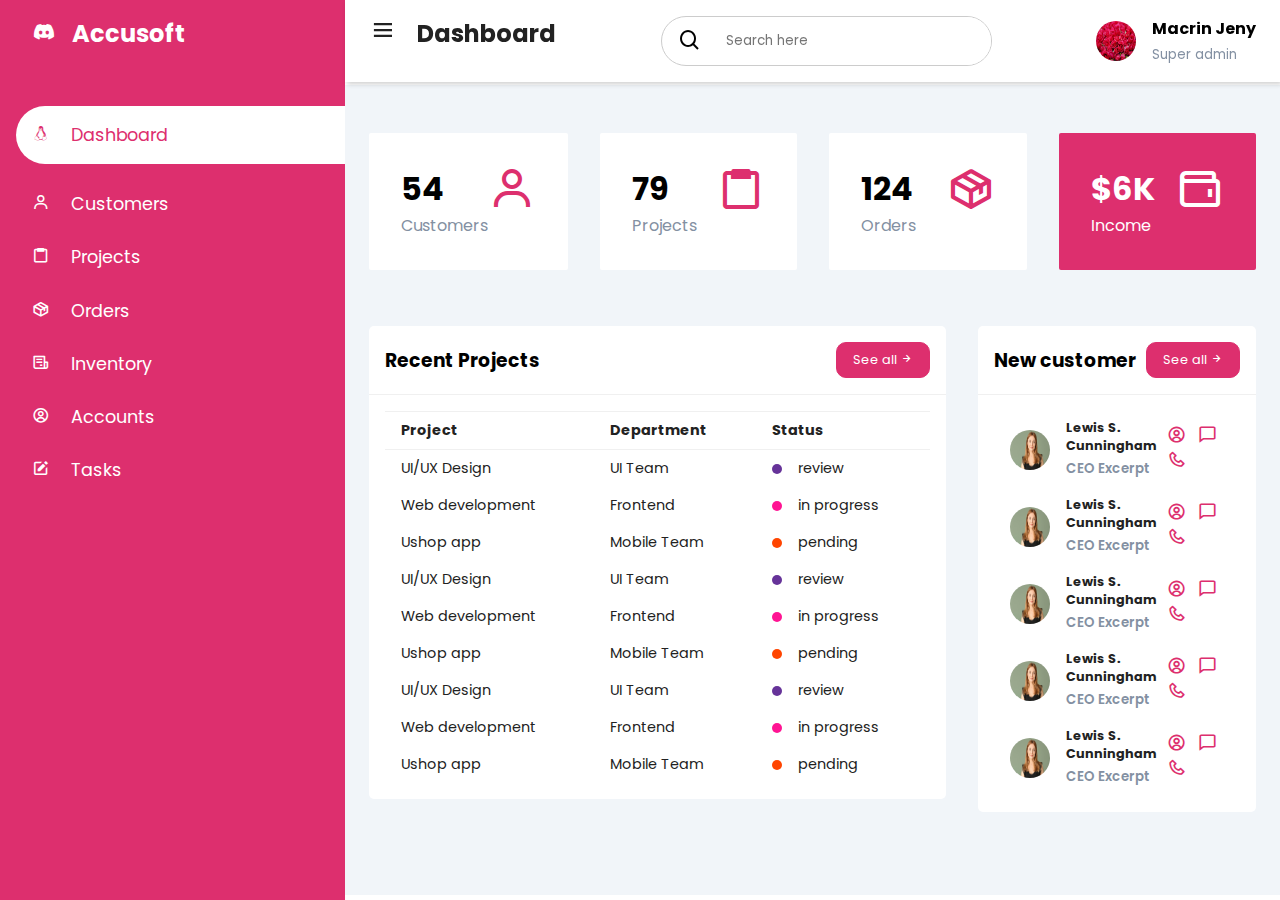
<file: index.html>
<!DOCTYPE html>
<html lang="en">
<head>
    <meta charset="UTF-8">
    <meta name="viewport" content="width=device-width, initial-scale=1, maximum-scale=1">
    <title>Document</title>
    <link href='https://unpkg.com/boxicons@2.1.4/css/boxicons.min.css' rel='stylesheet'>
    <link rel="stylesheet" href="style.css">
</head>
<body>

    <input type="checkbox" id="nav-toggle">

    <div class="sidebar">
        <div class="sidebar-brand">
            <h2><span class="bx bxl-discord-alt"></span><span>Accusoft</span></h2>
        </div>

        <div class="sidebar-menu">

            <ul>
                <li>
                    <a href="dashboard.html" class="active"><span class="bx bxl-tux"></span>
                    <span>Dashboard</span></a>
                </li>
                <li>
                    <a href=""><span class="bx bx-user"></span>
                    <span>Customers</span></a>
                </li>
                <li>
                    <a href=""><span class="bx bx-clipboard"></span>
                    <span>Projects</span></a>
                </li>
                <li>
                    <a href=""><span class="bx bx-package"></span>
                    <span>Orders</span></a>
                </li>
                <li>
                    <a href=""><span class="bx bx-receipt"></span>
                    <span>Inventory</span></a>
                </li>
                <li>
                    <a href=""><span class="bx bx-user-circle"></span>
                    <span>Accounts</span></a>
                </li>
                <li>
                    <a href=""><span class="bx bxs-edit"></span>
                    <span>Tasks</span></a> 
                </li>

            </ul>
        </div>
    </div>

    <div class="main-content">
        <header>
            <h2>
                <label for="nav-toggle">
                    <span class="bx bx-menu"></span>
                </label>
                Dashboard
            </h2>

            <div class="search-wrapper">
                <span class="bx bx-search"></span>
                <input type="search" placeholder="Search here">
            </div>

            <div class="user-wrapper">
               <img src="./flower.jpg" width="40px" height="40px">
               <div>
                <h4>Macrin Jeny</h4>
                <small>Super admin</small>
               </div>
            </div>

        </header>
        <main>
            <div class="cards">
                <div class="card-single">
                    <div>
                        <h1>54</h1>
                        <span>Customers</span>
                    </div>
                    <div>
                        <span class="bx bx-user"></span>
                    </div>
                </div>
                <div class="card-single">
                    <div>
                        <h1>79</h1>
                        <span>Projects</span>
                    </div>
                    <div>
                        <span class="bx bx-clipboard"></span>
                    </div>
                </div>
                <div class="card-single">

                    <div>
                        <h1>124</h1>
                        <span>Orders</span>
                    </div>
                    <div>
                        <span class="bx bx-package"></span>
                    </div>
                </div>
                <div class="card-single">
                    <div>
                        <h1>$6K</h1>
                        <span>Income</span>  
                    </div>
                    <div>
                        <span class="bx bx-wallet"></span>
                    </div>
                </div>
        
            </div>


             <div class="recent-grid"> 
                <div class="projects">
                    <div class="card">
                        <div class="card-header">
                            <h3>Recent Projects</h3>
                            <button>See all <span class="bx bx-right-arrow-alt">
                            </span></button>

                        </div>
                        <div class="card-body">
                            <div class="table-responsive">
                                <table width="100%"> 
                                <thead>
                                    <tr>
                                        <td>Project</td>
                                        <td>Department</td>
                                        <td>Status</td>
                                    </tr>
                                </thead>
                                <tbody>
                                    <tr>
                                        <td>UI/UX Design</td>
                                        <td>UI Team</td>
                                        <td>
                                            <span class=" status purple"></span>
                                            review
                                        </td>
                                    </tr>
                                    <tr>
                                        <td>Web development</td>
                                        <td>Frontend</td>
                                        <td>
                                            <span class=" status pink"></span>
                                            in progress
                                        </td>
                                    </tr>
                                    <tr>
                                        <td>Ushop app</td>
                                        <td>Mobile Team</td>
                                        <td>
                                            <span class="status orange"></span>
                                            pending
                                        </td>
                                    </tr>
                                    <tr>
                                        <td>UI/UX Design</td>
                                        <td>UI Team</td>
                                        <td> 
                                            <span class="status purple"></span>
                                            review
                                        </td>
                                    </tr>
                                    <tr>
                                        <td>Web development</td>
                                        <td>Frontend</td>
                                        <td>
                                            <span class="status pink"></span>
                                            in progress
                                        </td>
                                    </tr>
                                    <tr>
                                        <td>Ushop app</td>
                                        <td>Mobile Team</td>
                                        <td>
                                            <span class="status orange"></span>
                                            pending
                                        </td>
                                    </tr>
                                    <tr>
                                        <td>UI/UX Design</td>
                                        <td>UI Team</td>
                                        <td>
                                            <span class="status purple"></span>
                                            review
                                        </td>
                                    </tr>
                                    <tr>
                                        <td>Web development</td>
                                        <td>Frontend</td>
                                        <td>
                                            <span class="status pink"></span>
                                            in progress
                                        </td>
                                    </tr>
                                    <tr>
                                        <td>Ushop app</td>
                                        <td>Mobile Team</td>
                                        <td>
                                            <span class="status orange"></span>
                                            pending
                                        </td>
                                    </tr>
                                        
                                        
                                </tbody>

                            </table>
                            </div>
                           
                               
                        
                        </div>



                    </div>

                </div>

                <div class="customers">
                    <div class="card">
                        <div class="card-header">
                        <h3>New customer</h3>
                        <button>See all <span class="bx bx-right-arrow-alt">
                        </span></button>

                        </div>
                        <div class="card-body">
                            <div class="customer">
                             <div class="info">
                                <img src="./img2.jpg" width="40px" 
                                height="40px" alt="">
                                <div>
                                    <h4>Lewis S. Cunningham</h4>
                                    <small>CEO Excerpt</small>
                                </div>
                                </div>
                                <div class="contact">
                                    <span class="bx bx-user-circle"></span>
                                    <span class="bx bx-comment"></span>
                                    <span class="bx bx-phone"></span>
                                </div>
                             </div>
                        

                                <div class="customer">
                                <div class="info">
                                    <img src="./img2.jpg" width="40px" 
                                    height="40px" alt="">
                                    <div>
                                        <h4>Lewis S. Cunningham</h4>
                                        <small>CEO Excerpt</small>
                                    </div>
                                    </div>
                                    <div class="contact">
                                        <span class="bx bx-user-circle"></span>
                                        <span class="bx bx-comment"></span>
                                        <span class="bx bx-phone"></span>
                                    </div>
                                </div>
                        

                                <div class="customer">
                                <div class="info">
                                    <img src="./img2.jpg" width="40px" 
                                    height="40px" alt="">
                                    <div>
                                        <h4>Lewis S. Cunningham</h4>
                                        <small>CEO Excerpt</small>
                                    </div>
                                    </div>
                                    <div class="contact">
                                        <span class="bx bx-user-circle"></span>
                                        <span class="bx bx-comment"></span>
                                        <span class="bx bx-phone"></span>
                                    </div>
                                </div>
                            

                                <div class="customer">
                                <div class="info">
                                    <img src="./img2.jpg" width="40px" 
                                    height="40px" alt="">
                                    <div>
                                        
                                        <h4>Lewis S. Cunningham</h4>
                                        <small>CEO Excerpt</small>
                                    </div>
                                    </div>
                                    <div class="contact">
                                        <span class="bx bx-user-circle"></span>
                                        <span class="bx bx-comment"></span>
                                        <span class="bx bx-phone"></span>
                                    </div>
                                </div>
                            

                                <div class="customer">
                                <div class="info">
                                    <img src="./img2.jpg" width="40px" 
                                    height="40px" alt="">
                                    <div>
                                        <h4>Lewis S. Cunningham</h4>
                                        <small>CEO Excerpt</small>
                                    </div>
                                    </div>
                                    <div class="contact">
                                        <span class="bx bx-user-circle"></span>
                                        <span class="bx bx-comment"></span>
                                        <span class="bx bx-phone"></span>
                                    </div>
                                </div>
                            </div>

                        </div>
                    </div>
                </div>
            </div>
            
        </main>
    </div>

   
    
</body>
</html>
</file>
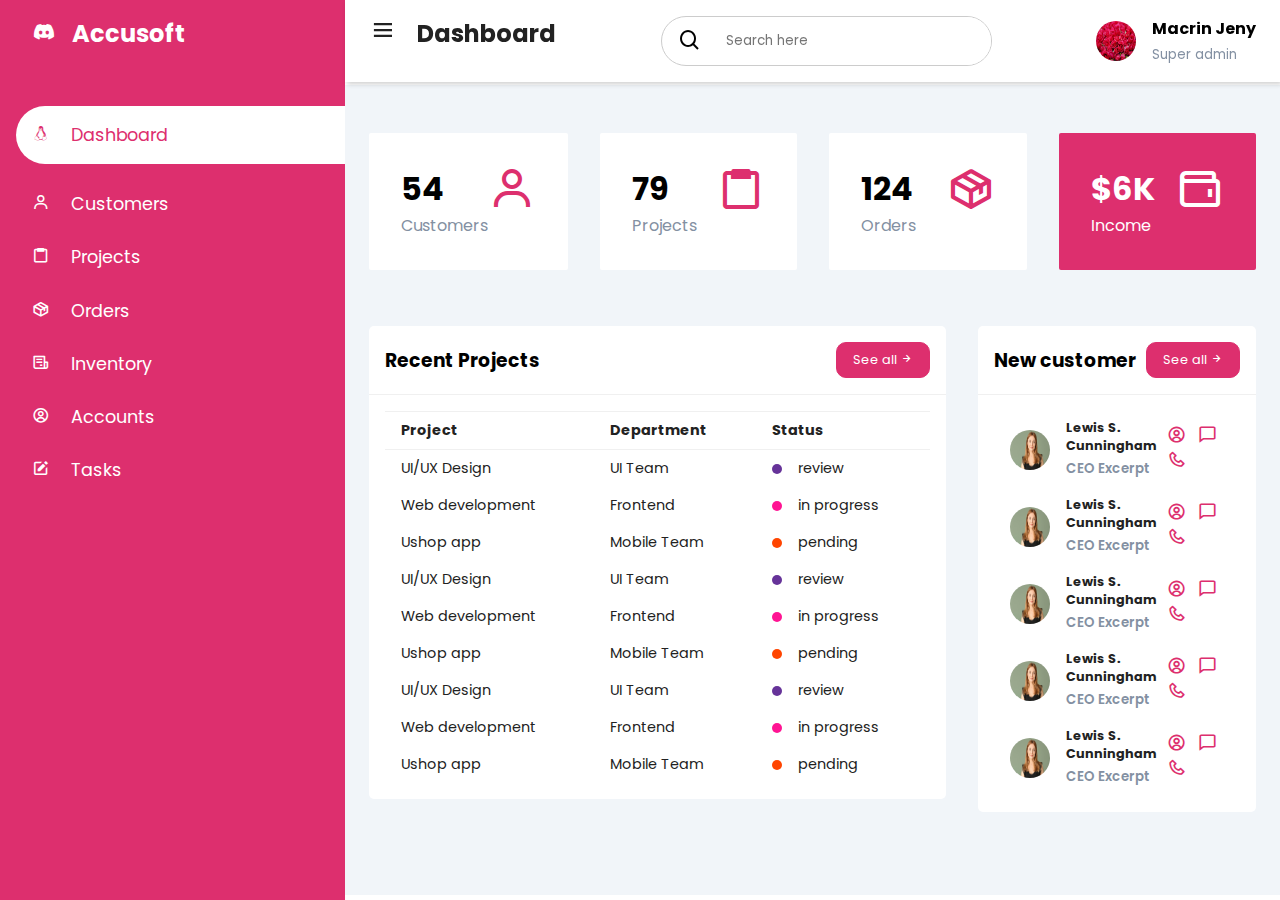
<file: dashboard.html>
<!DOCTYPE html>
<html lang="en">
<head>
    <meta charset="UTF-8">
    <meta name="viewport" content="width=device-width, initial-scale=1, maximum-scale=1">
    <title>Dashboard</title>
    <link href='https://unpkg.com/boxicons@2.1.4/css/boxicons.min.css' rel='stylesheet'>
    <link rel="stylesheet" href="style.css">
</head>
<body>

    <input type="checkbox" id="nav-toggle">

    <div class="sidebar">
        <div class="sidebar-brand">
            <h2><span class="bx bxl-discord-alt"></span><span>Accusoft</span></h2>
        </div>

        <div class="sidebar-menu">

            <ul>
                <li>
                    <a href="index.html" class="active"><span class="bx bxl-tux"></span>
                    <span>Dashboard</span></a>
                </li>
                <li>
                    <a href=""><span class="bx bx-user"></span>
                    <span>Customers</span></a>
                </li>
                <li>
                    <a href=""><span class="bx bx-clipboard"></span>
                    <span>Projects</span></a>
                </li>
                <li>
                    <a href=""><span class="bx bx-package"></span>
                    <span>Orders</span></a>
                </li>
                <li>
                    <a href=""><span class="bx bx-receipt"></span>
                    <span>Inventory</span></a>
                </li>
                <li>
                    <a href=""><span class="bx bx-user-circle"></span>
                    <span>Accounts</span></a>
                </li>
                <li>
                    <a href=""><span class="bx bxs-edit"></span>
                    <span>Tasks</span></a> 
                </li>

            </ul>
        </div>
    </div>

    <div class="main-content">
        <header>
            <h2>
                <label for="nav-toggle">
                    <span class="bx bx-menu"></span>
                </label>
                Dashboard
            </h2>

            <div class="search-wrapper">
                <span class="bx bx-search"></span>
                <input type="search" placeholder="Search here">
            </div>

            <div class="user-wrapper">
               <img src="./flower.jpg" width="40px" height="40px">
               <div>
                <h4>Macrin Jeny</h4>
                <small>Super admin</small>
               </div>
            </div>

        </header>
        <main>
            <div class="cards">
                <div class="card-single">
                    <div>
                        <h1>54</h1>
                        <span>Customers</span>
                    </div>
                    <div>
                        <span class="bx bx-user"></span>
                    </div>
                </div>
                <div class="card-single">
                    <div>
                        <h1>79</h1>
                        <span>Projects</span>
                    </div>
                    <div>
                        <span class="bx bx-clipboard"></span>
                    </div>
                </div>
                <div class="card-single">

                    <div>
                        <h1>124</h1>
                        <span>Orders</span>
                    </div>
                    <div>
                        <span class="bx bx-package"></span>
                    </div>
                </div>
                <div class="card-single">
                    <div>
                        <h1>$6K</h1>
                        <span>Income</span>
                    </div>
                    <div>
                        <span class="bx bx-wallet"></span>
                    </div>
                </div>
        
            </div>


             <div class="recent-grid"> 
                <div class="projects">
                    <div class="card">
                        <div class="card-header">
                            <h3>Recent Projects</h3>
                            <button>See all <span class="bx bx-right-arrow-alt">
                            </span></button>

                        </div>
                        <div class="card-body">
                            <div class="table-responsive">
                                <table width="100%"> 
                                <thead>
                                    <tr>
                                        <td>Project</td>
                                        <td>Department</td>
                                        <td>Status</td>
                                    </tr>
                                </thead>
                                <tbody>
                                    <tr>
                                        <td>UI/UX Design</td>
                                        <td>UI Team</td>
                                        <td>
                                            <span class=" status purple"></span>
                                            review
                                        </td>
                                    </tr>
                                    <tr>
                                        <td>Web development</td>
                                        <td>Frontend</td>
                                        <td>
                                            <span class=" status pink"></span>
                                            in progress
                                        </td>
                                    </tr>
                                    <tr>
                                        <td>Ushop app</td>
                                        <td>Mobile Team</td>
                                        <td>
                                            <span class="status orange"></span>
                                            pending
                                        </td>
                                    </tr>
                                    <tr>
                                        <td>UI/UX Design</td>
                                        <td>UI Team</td>
                                        <td>
                                            <span class="status purple"></span>
                                            review
                                        </td>
                                    </tr>
                                    <tr>
                                        <td>Web development</td>
                                        <td>Frontend</td>
                                        <td>
                                            <span class="status pink"></span>
                                            in progress
                                        </td>
                                    </tr>
                                    <tr>
                                        <td>Ushop app</td>
                                        <td>Mobile Team</td>
                                        <td>
                                            <span class="status orange"></span>
                                            pending
                                        </td>
                                    </tr>
                                    <tr>
                                        <td>UI/UX Design</td>
                                        <td>UI Team</td>
                                        <td>
                                            <span class="status purple"></span>
                                            review
                                        </td>
                                    </tr>
                                    <tr>
                                        <td>Web development</td>
                                        <td>Frontend</td>
                                        <td>
                                            <span class="status pink"></span>
                                            in progress
                                        </td>
                                    </tr>
                                    <tr>
                                        <td>Ushop app</td>
                                        <td>Mobile Team</td>
                                        <td>
                                            <span class="status orange"></span>
                                            pending
                                        </td>
                                    </tr>
                                        
                                        
                                </tbody>

                            </table>
                            </div>
                           
                               
                        
                        </div>



                    </div>

                </div>

                <div class="customers">
                    <div class="card">
                        <div class="card-header">
                        <h3>New customer</h3>
                        <button>See all <span class="bx bx-right-arrow-alt">
                        </span></button>

                        </div>
                        <div class="card-body">
                            <div class="customer">
                             <div class="info">
                                <img src="./img2.jpg" width="40px" 
                                height="40px" alt="">
                                <div>
                                    <h4>Lewis S. Cunningham</h4>
                                    <small>CEO Excerpt</small>
                                </div>
                                </div>
                                <div class="contact">
                                    <span class="bx bx-user-circle"></span>
                                    <span class="bx bx-comment"></span>
                                    <span class="bx bx-phone"></span>
                                </div>
                             </div>
                        

                                <div class="customer">
                                <div class="info">
                                    <img src="./img2.jpg" width="40px" 
                                    height="40px" alt="">
                                    <div>
                                        <h4>Lewis S. Cunningham</h4>
                                        <small>CEO Excerpt</small>
                                    </div>
                                    </div>
                                    <div class="contact">
                                        <span class="bx bx-user-circle"></span>
                                        <span class="bx bx-comment"></span>
                                        <span class="bx bx-phone"></span>
                                    </div>
                                </div>
                        

                                <div class="customer">
                                <div class="info">
                                    <img src="./img2.jpg" width="40px" 
                                    height="40px" alt="">
                                    <div>
                                        <h4>Lewis S. Cunningham</h4>
                                        <small>CEO Excerpt</small>
                                    </div>
                                    </div>
                                    <div class="contact">
                                        <span class="bx bx-user-circle"></span>
                                        <span class="bx bx-comment"></span>
                                        <span class="bx bx-phone"></span>
                                    </div>
                                </div>
                            

                                <div class="customer">
                                <div class="info">
                                    <img src="./img2.jpg" width="40px" 
                                    height="40px" alt="">
                                    <div>
                                        
                                        <h4>Lewis S. Cunningham</h4>
                                        <small>CEO Excerpt</small>
                                    </div>
                                    </div>
                                    <div class="contact">
                                        <span class="bx bx-user-circle"></span>
                                        <span class="bx bx-comment"></span>
                                        <span class="bx bx-phone"></span>
                                    </div>
                                </div>
                            

                                <div class="customer">
                                <div class="info">
                                    <img src="./img2.jpg" width="40px" 
                                    height="40px" alt="">
                                    <div>
                                        <h4>Lewis S. Cunningham</h4>
                                        <small>CEO Excerpt</small>
                                    </div>
                                    </div>
                                    <div class="contact">
                                        <span class="bx bx-user-circle"></span>
                                        <span class="bx bx-comment"></span>
                                        <span class="bx bx-phone"></span>
                                    </div>
                                </div>
                            </div>

                        </div>
                    </div>
                </div>
            </div>
            
        </main>
    </div>

   
    
</body>
</html>
</file>
<file: style.css>
@import url("https://fonts.googleapis.com/css2?family=Poppins:wght@200;300;400;500;600;700&display=swap");
:root{
    --main-color: #DD2F6E;
    --color-dark: #1D2231;
    --text-grey: #8390A2;
}
*{
    padding: 0;
    margin: 0;
    box-sizing: border-box;
    list-style-type: none;
    text-decoration: none;
    font-family: 'poppins', sans-serif;
}
.sidebar{
     width: 345px;
     position: fixed; 
     height: 100%;
     left: 0;
     top: 0;
     background: var(--main-color);
     z-index: 100;
     transition: width 300ms;
}
.main-content{
    margin-left: 345px;
    transition: margin-left 300ms;
}
.sidebar-brand{
    height: 90px;
    padding: 1rem 0rem 1rem 2rem;
    color: #fff;
}
.sidebar-brand span{
    display: inline-block;
    padding-right: 1rem;
}
.sidebar-menu{
    margin-top: 1rem;
}
.sidebar-menu li{
    width: 100%;
    margin-bottom: 1.7rem;
    padding-left: 1rem;
}
.sidebar-menu a{
    padding-left: 1rem;
    display: block;
    color: #fff;
    font-size: 1.1rem;
}
.sidebar-menu a span:first-child{
    font-size: 1.1rem;
    padding-right: 1rem;
}
 #nav-toggle:checked+ .sidebar{ 
    width: 70px;
}
#nav-toggle:checked+ .sidebar .sidebar-brand, 
#nav-toggle:checked+ .sidebar .sidebar li {
    padding-left: 1rem;
    text-align: center;
 } 
 #nav-toggle:checked+ .sidebar li a{ 
    padding-left: 1rem;
} 

#nav-toggle:checked+ .sidebar .sidebar-brand h2 span:last-child, 
#nav-toggle:checked+ .sidebar li a span:last-child{
    display: none;
 }  
 #nav-toggle:checked ~ .main-content{ 
    margin-left: 70px;
 } 
 .sidebar-menu  a.active{
    background: #fff;
    padding-top: 1rem;
    padding-bottom: 1rem;
    color: var(--main-color);
    border-radius: 30px 0px 0px 30px;
 }  
#nav-toggle:checked ~ .main-content header{ 
    width: calc(100% - 70px);
    left: 70px;
  }  
header{
    background: #fff;
    display: flex;
    justify-content: space-between;
    padding: 1rem 1.5rem;
    box-shadow: 2px 2px 5px rgba(0 ,0 ,0 ,0.2);
    position: fixed;
    left: 345px;
    width: calc(100% - 345px);
    top: 0;
    z-index: 100;
    transition: left 300ms;
}
header h2{
    color: #222;
}
header label span{
    font-size: 1.7rem;
    padding-right: 1rem;
}
  #nav-toggle{  
    display: none; 
  }  
 .search-wrapper{
    border: 1px solid #ccc;
    border-radius: 30px;
    height: 50px;
    display: flex;
    align-items: center;
    overflow-x: hidden;
 }
 .search-wrapper span{
    display: inline-block;
    padding: 0rem 1rem;
    font-size: 1.5rem;
 }
.search-wrapper input{
    height: 100%;
    padding: .5rem;
    border: none;
    outline: none;
}
.user-wrapper{
    display: flex;
    align-items: center;
}
.user-wrapper img {
      border-radius: 50%;
      margin-right: 1rem;
}
.user-wrapper small{
    display: inline-block;
    color: var(--text-grey);
    margin-top: -10px !important;
}
main{
    margin-top: 85px;
    padding: 2rem 1.5rem;
    background: #f1f5f9;
    min-height: calc(100vh - 90px);
}
.cards{
    display: grid;
    grid-template-columns: repeat(4, 1fr);
    grid-gap: 2rem;
    margin-top: 1rem;
}
.card-single{
    display: flex;
    justify-content: space-between;
    background: #fff;
    padding: 2rem;
    border-radius: 2px;
}
.card-single div:last-child span {
    color: var(--main-color);
    font-size: 3rem;
}
.card-single div:first-child span {
    color: var(--text-grey);
} 
.card-single:last-child{   
    background: var(--main-color);
 } 
.card-single:last-child h1,  
.card-single:last-child div:first-child span,
.card-single:last-child div:last-child span { 
    color: #fff;
 }   
 .recent-grid{
    margin-top: 3.5rem;
    display: grid;
    grid-gap: 2rem;
    grid-template-columns: 65% auto;
 }
  .card{ 
    background: #fff;
    border-radius: 5px;
   
 }
 .card-header,
 .card-body{
    padding: 1rem;
 }
 .card-header{
    display: flex;
    justify-content: space-between;
    align-items: center;
    border-bottom: 1px solid #f0f0f0;
 }
 .card-header button{
    background: var(--main-color);
    border-radius: 10px;
    color: #fff;
    font-size: .8rem;
    padding: .5rem 1rem;
    border:1px solid var(--main-color); 
 }
 table{
    border-collapse: collapse;
 }
 .customers{
    display: grid;

 }
thead tr{
   border-top: 1px solid #f0f0f0;
   border-bottom: 1px solid #f0f0f0;
}
thead td{
    font-weight: 700;
}
td{
    padding: .5rem 1rem;
    font-size: .9rem;
    color: #222;
    
}
td .status{
    display: inline-block;
    height: 10px;
    width: 10px;
    border-radius: 50%;
    margin-right: 1rem;
   

}
tr td:last-child {
    display: flex;
    align-items: center;
}
.status.purple{
    background: rebeccapurple;
}
 .status.pink{
    background: deeppink;
}
.status.orange {
    background: orangered;
}
.table-responsive{
    width: 100%;
    overflow-x: auto;
}
 .customer{ 
    display: flex;
    justify-content: space-between;
     align-items: center;
    padding: .5rem 1rem;
}
.info{
    display: flex;
    align-items: center;
}
 .info img{ 
    border-radius: 50%;
    margin-right: 1rem;
}
.info h4{
    font-size: .8rem;
    font-weight: 700;
    color: #222;
}
.info small{
    font-weight: 600;
    color: var(--text-grey);
}
.contact span{
    font-size: 1.2rem;
    display: inline-block;
    margin-left: .5rem;     
    color: var(--main-color);
 } 
@media only screen and (max-width: 1200px){
    .sidebar{
        width: 70px;
        
    }
    .sidebar .sidebar-brand,
    .sidebar .sidebar li {
        padding-left: 1rem;
        text-align: left;
        background: var(--main-color);
        
    }
    .sidebar li a{
        padding-left: 1rem;
        
    }
    
    .sidebar .sidebar-brand h2 span:last-child,
    .sidebar li a span:last-child{
        display: inline;
    } 
    .main-content{
        margin-left: 70px;
    }
    .main-content{
        transition: margin-left 30ms;
        margin-left: 345px;
    }
    .main-content header{
        width: calc(100% - 70px);
        left: 70px;
    }
    .sidebar:hover{
        width: 345px;
        z-index: 200;
       
    }
}

@media only screen and (max-width: 960px){
    .cards{
        grid-template-columns: repeat(3, 1fr);
    }
    .recent-grid{
        grid-template-columns: 60% 40%;
    }
}

@media only screen and (max-width: 768px){
    .cards{
        grid-template-columns: repeat(2, 1fr);
    }
    .recent-grid{
        grid-template-columns: 100%;
    }
    .search-wrapper{
        display: none;
    }
    .sidebar{
        left: -100% !important;
    }
    header h2{
        display: flex;
        align-items: center;
    }
    header h2 label{
        display: flex;
        background: var(--main-color);
        padding-right: 0rem;
        margin-right: 1rem;
        height: 40px;
        width: 40px;
        border-radius: 50%;
        color: #fff;
        display: flex;
        align-items: center;
        justify-content: center !important;
    }
    header h2 span{
        text-align: center;
        padding-right: 0rem;
    }
    header h2{
        font-size: 1.1rem;
    }
    .main-content{
        width: 100% !important;
        margin-left: 0rem !important;
    }
    header{
        width: 100% !important;
        left: 0;
    }
    #nav-toggle:checked + .sidebar{
        left: 0 !important;
        z-index: 100;
        width: 345px;
    }
    #nav-toggle:checked+ .sidebar .sidebar-brand,
    #nav-toggle:checked+ .sidebar li {
    padding-left: 2rem;
    text-align: left;
    }
    #nav-toggle:checked+ .sidebar:hover li a{
        padding-left: 1rem;
    }

    #nav-toggle:checked+ .sidebar:hover .sidebar-brand h2 span:last-child,
    #nav-toggle:checked+ .sidebar:hover li a span:last-child{
        display: inline;
    } 
    #nav-toggle:checked~ .main-content{
        margin-left: 0rem !important;
    }

}

@media only screen and (max-width: 560px){
    .cards{
        grid-template-columns: 100%;
    }
}
</file>
